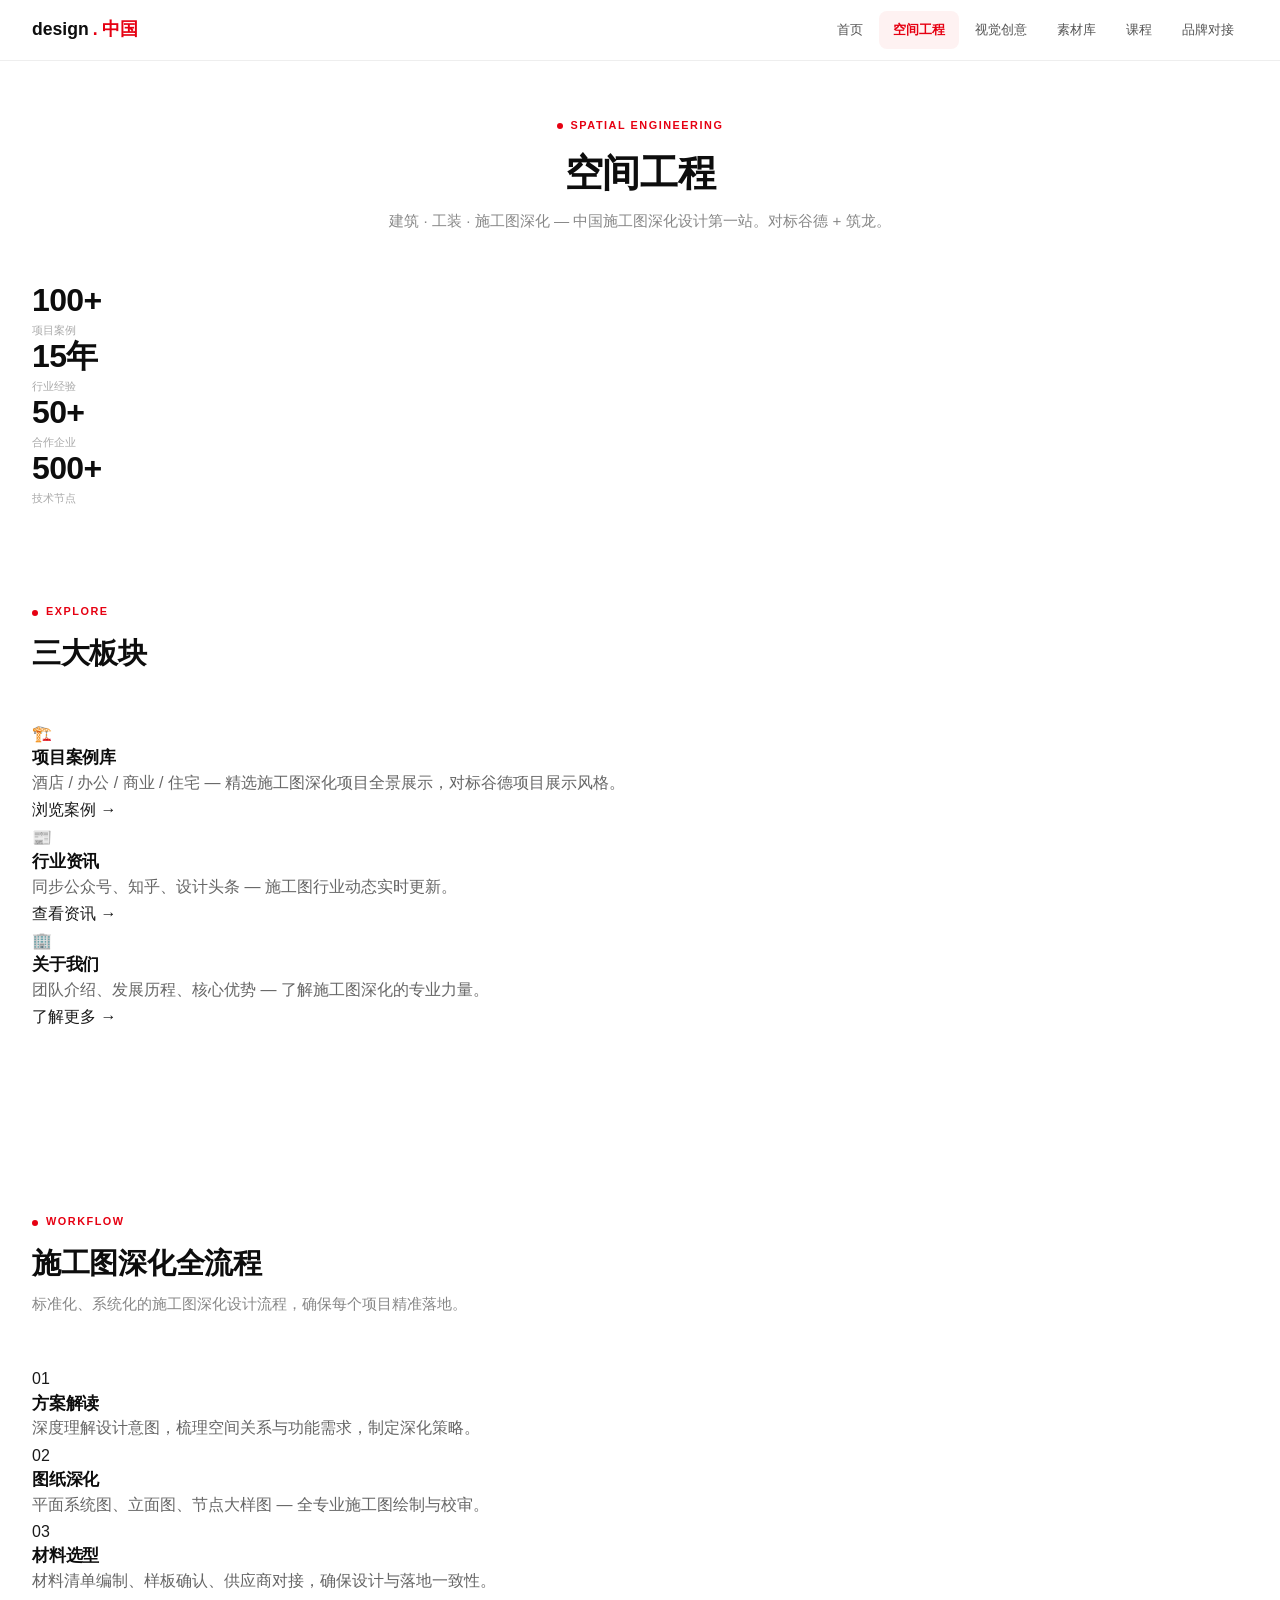
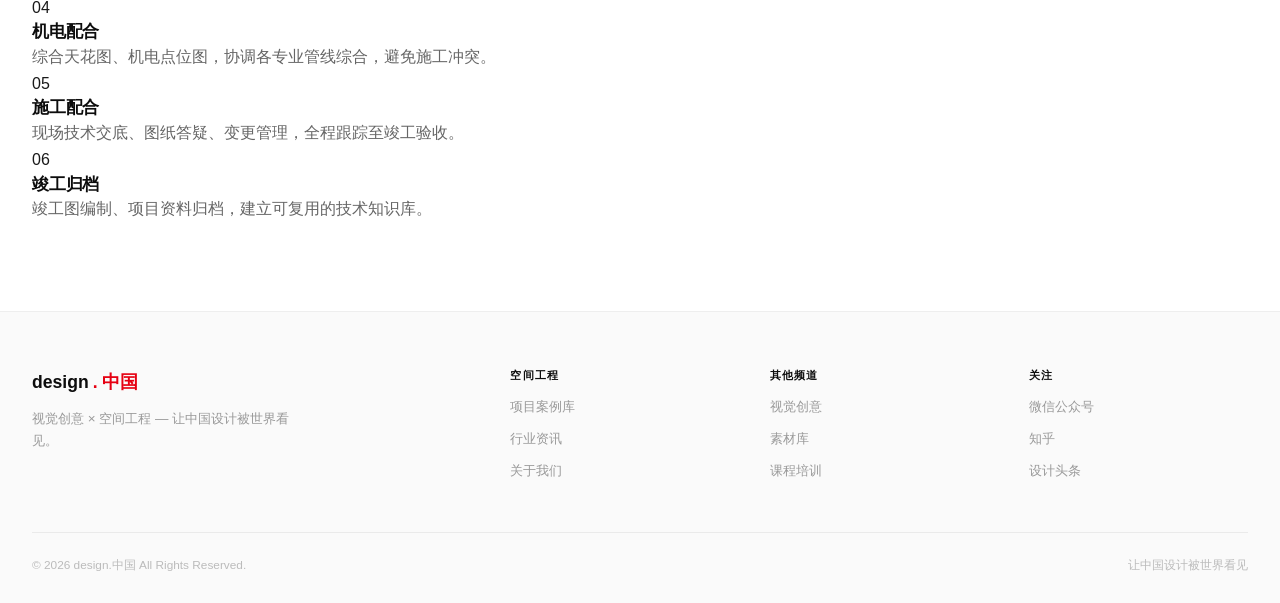
<file: spatial-engineering.html>
<!DOCTYPE html>
<html lang="zh-CN">
<head>
<meta charset="UTF-8">
<meta name="viewport" content="width=device-width, initial-scale=1.0">
<title>空间工程 — design.中国</title>
<meta name="description" content="建筑 / 工装 / 施工图深化，项目案例库、技术标准、行业资讯。对标谷德 + 筑龙。">
<link rel="stylesheet" href="assets/css/style.css">
</head>
<body>

<header class="header">
  <div class="container header-inner">
    <a href="index.html" class="logo">design<span class="logo-dot">.</span><span class="logo-cn">中国</span></a>
    <button class="menu-toggle" aria-label="菜单"><span></span><span></span><span></span></button>
    <nav class="nav">
      <a href="index.html">首页</a>
      <a href="spatial-engineering.html" class="active">空间工程</a>
      <a href="visual-creative.html">视觉创意</a>
      <a href="materials.html">素材库</a>
      <a href="courses.html">课程</a>
      <a href="brand-match.html">品牌对接</a>
    </nav>
  </div>
</header>

<!-- 页面顶部 -->
<section class="page-header">
  <div class="container">
    <span class="section-tag">Spatial Engineering</span>
    <h1>空间工程</h1>
    <p class="page-subtitle">建筑 · 工装 · 施工图深化 — 中国施工图深化设计第一站。对标谷德 + 筑龙。</p>
  </div>
</section>

<!-- 数据条 -->
<div class="container">
  <div class="stats-strip">
    <div class="stat-box"><div class="stat-num">100+</div><div class="stat-label">项目案例</div></div>
    <div class="stat-box"><div class="stat-num">15年</div><div class="stat-label">行业经验</div></div>
    <div class="stat-box"><div class="stat-num">50+</div><div class="stat-label">合作企业</div></div>
    <div class="stat-box"><div class="stat-num">500+</div><div class="stat-label">技术节点</div></div>
  </div>
</div>

<!-- 子板块入口 -->
<section class="section">
  <div class="container">
    <div class="section-header">
      <span class="section-tag">Explore</span>
      <h2>三大板块</h2>
    </div>
    <div class="bento-grid">
      <a href="spatial-engineering/cases.html" class="bento-item featured">
        <div class="bento-icon">🏗️</div>
        <h3>项目案例库</h3>
        <p>酒店 / 办公 / 商业 / 住宅 — 精选施工图深化项目全景展示，对标谷德项目展示风格。</p>
        <span class="bento-status open"><span class="dot"></span>浏览案例</span>
        <span class="bento-arrow">→</span>
      </a>
      <a href="spatial-engineering/news.html" class="bento-item">
        <div class="bento-icon">📰</div>
        <h3>行业资讯</h3>
        <p>同步公众号、知乎、设计头条 — 施工图行业动态实时更新。</p>
        <span class="bento-status open"><span class="dot"></span>查看资讯</span>
        <span class="bento-arrow">→</span>
      </a>
      <a href="spatial-engineering/about.html" class="bento-item">
        <div class="bento-icon">🏢</div>
        <h3>关于我们</h3>
        <p>团队介绍、发展历程、核心优势 — 了解施工图深化的专业力量。</p>
        <span class="bento-status open"><span class="dot"></span>了解更多</span>
        <span class="bento-arrow">→</span>
      </a>
    </div>
  </div>
</section>

<!-- 施工图深化全流程 -->
<section class="section-gray section">
  <div class="container">
    <div class="section-header">
      <span class="section-tag">Workflow</span>
      <h2>施工图深化全流程</h2>
      <p class="section-desc">标准化、系统化的施工图深化设计流程，确保每个项目精准落地。</p>
    </div>
    <div class="features-grid">
      <div class="feature-item">
        <div class="feature-num">01</div>
        <h3>方案解读</h3>
        <p>深度理解设计意图，梳理空间关系与功能需求，制定深化策略。</p>
      </div>
      <div class="feature-item">
        <div class="feature-num">02</div>
        <h3>图纸深化</h3>
        <p>平面系统图、立面图、节点大样图 — 全专业施工图绘制与校审。</p>
      </div>
      <div class="feature-item">
        <div class="feature-num">03</div>
        <h3>材料选型</h3>
        <p>材料清单编制、样板确认、供应商对接，确保设计与落地一致性。</p>
      </div>
      <div class="feature-item">
        <div class="feature-num">04</div>
        <h3>机电配合</h3>
        <p>综合天花图、机电点位图，协调各专业管线综合，避免施工冲突。</p>
      </div>
      <div class="feature-item">
        <div class="feature-num">05</div>
        <h3>施工配合</h3>
        <p>现场技术交底、图纸答疑、变更管理，全程跟踪至竣工验收。</p>
      </div>
      <div class="feature-item">
        <div class="feature-num">06</div>
        <h3>竣工归档</h3>
        <p>竣工图编制、项目资料归档，建立可复用的技术知识库。</p>
      </div>
    </div>
  </div>
</section>

<footer class="footer">
  <div class="container">
    <div class="footer-grid">
      <div class="footer-brand">
        <a href="index.html" class="logo">design<span class="logo-dot">.</span><span class="logo-cn">中国</span></a>
        <p>视觉创意 × 空间工程 — 让中国设计被世界看见。</p>
      </div>
      <div class="footer-col">
        <h4>空间工程</h4>
        <a href="spatial-engineering/cases.html">项目案例库</a>
        <a href="spatial-engineering/news.html">行业资讯</a>
        <a href="spatial-engineering/about.html">关于我们</a>
      </div>
      <div class="footer-col">
        <h4>其他频道</h4>
        <a href="visual-creative.html">视觉创意</a>
        <a href="materials.html">素材库</a>
        <a href="courses.html">课程培训</a>
      </div>
      <div class="footer-col">
        <h4>关注</h4>
        <a href="#">微信公众号</a>
        <a href="#">知乎</a>
        <a href="#">设计头条</a>
      </div>
    </div>
    <div class="footer-bottom">
      <span>&copy; 2026 design.中国 All Rights Reserved.</span>
      <span>让中国设计被世界看见</span>
    </div>
  </div>
</footer>

<script src="assets/js/main.js"></script>
</body>
</html>
</file>
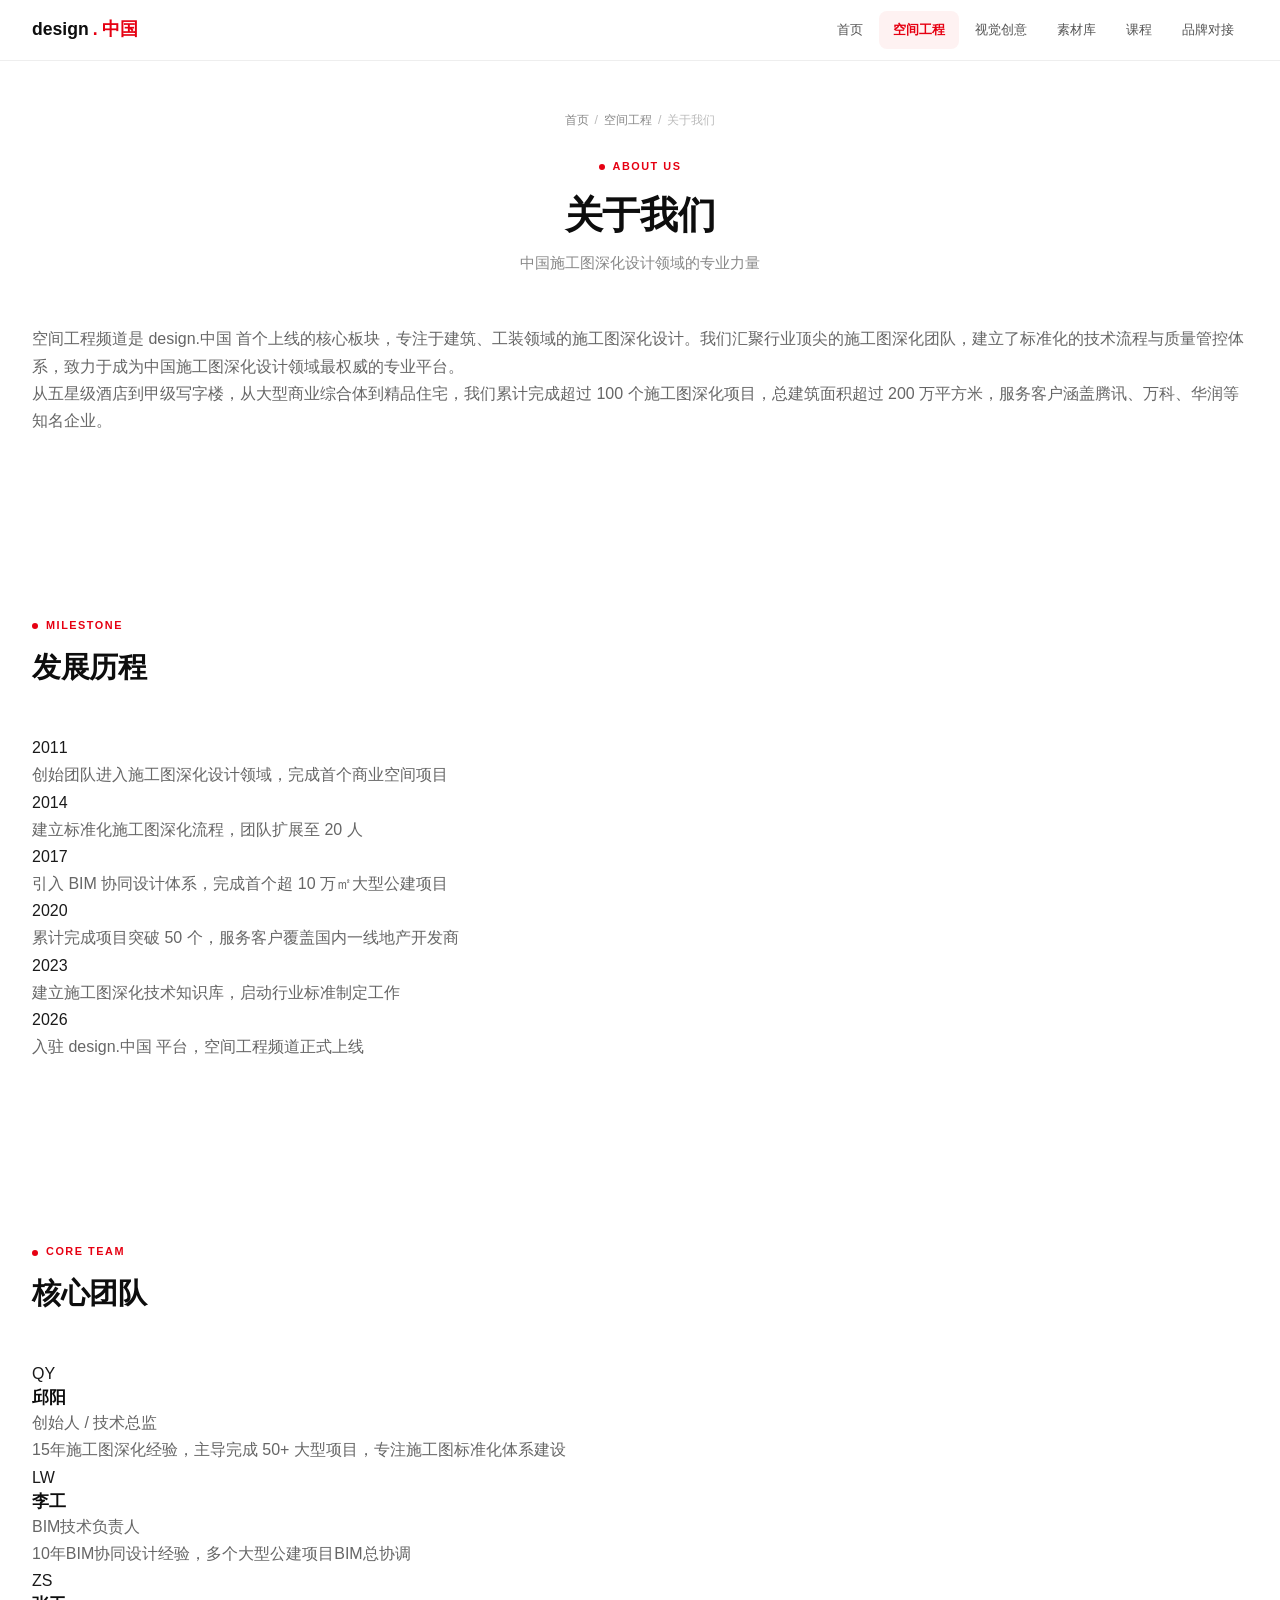
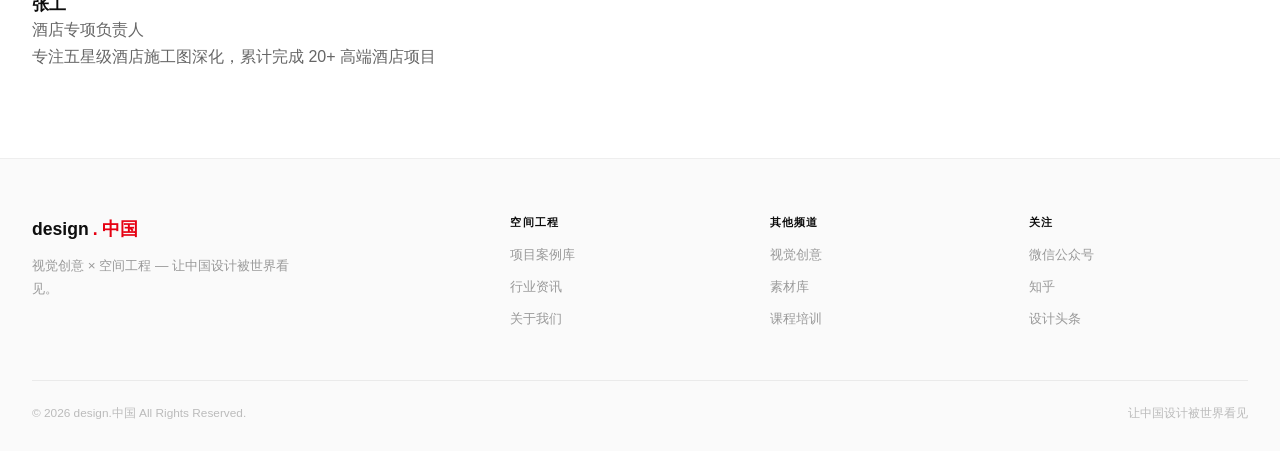
<file: spatial-engineering/about.html>
<!DOCTYPE html>
<html lang="zh-CN">
<head>
<meta charset="UTF-8">
<meta name="viewport" content="width=device-width, initial-scale=1.0">
<title>关于我们 — 空间工程 — design.中国</title>
<meta name="description" content="了解空间工程频道背后的团队、发展历程与核心优势">
<link rel="stylesheet" href="../assets/css/style.css">
</head>
<body>

<header class="header">
  <div class="container header-inner">
    <a href="../index.html" class="logo">design<span class="logo-dot">.</span><span class="logo-cn">中国</span></a>
    <button class="menu-toggle" aria-label="菜单"><span></span><span></span><span></span></button>
    <nav class="nav">
      <a href="../index.html">首页</a>
      <a href="../spatial-engineering.html" class="active">空间工程</a>
      <a href="../visual-creative.html">视觉创意</a>
      <a href="../materials.html">素材库</a>
      <a href="../courses.html">课程</a>
      <a href="../brand-match.html">品牌对接</a>
    </nav>
  </div>
</header>

<section class="page-header">
  <div class="container">
    <div class="breadcrumb">
      <a href="../index.html">首页</a> <span>/</span>
      <a href="../spatial-engineering.html">空间工程</a> <span>/</span>
      <span>关于我们</span>
    </div>
    <span class="section-tag">About Us</span>
    <h1>关于我们</h1>
    <p class="page-subtitle">中国施工图深化设计领域的专业力量</p>
  </div>
</section>

<section class="section" style="padding-top:0;">
  <div class="container">
    <div class="about-intro">
      <p>空间工程频道是 design.中国 首个上线的核心板块，专注于建筑、工装领域的施工图深化设计。我们汇聚行业顶尖的施工图深化团队，建立了标准化的技术流程与质量管控体系，致力于成为中国施工图深化设计领域最权威的专业平台。</p>
      <p>从五星级酒店到甲级写字楼，从大型商业综合体到精品住宅，我们累计完成超过 100 个施工图深化项目，总建筑面积超过 200 万平方米，服务客户涵盖腾讯、万科、华润等知名企业。</p>
    </div>
  </div>
</section>

<!-- 发展历程 -->
<section class="section-gray section">
  <div class="container">
    <div class="section-header centered">
      <span class="section-tag">Milestone</span>
      <h2>发展历程</h2>
    </div>
    <div class="timeline">
      <div class="timeline-item">
        <div class="timeline-year">2011</div>
        <div class="timeline-body"><p>创始团队进入施工图深化设计领域，完成首个商业空间项目</p></div>
      </div>
      <div class="timeline-item">
        <div class="timeline-year">2014</div>
        <div class="timeline-body"><p>建立标准化施工图深化流程，团队扩展至 20 人</p></div>
      </div>
      <div class="timeline-item">
        <div class="timeline-year">2017</div>
        <div class="timeline-body"><p>引入 BIM 协同设计体系，完成首个超 10 万㎡大型公建项目</p></div>
      </div>
      <div class="timeline-item">
        <div class="timeline-year">2020</div>
        <div class="timeline-body"><p>累计完成项目突破 50 个，服务客户覆盖国内一线地产开发商</p></div>
      </div>
      <div class="timeline-item">
        <div class="timeline-year">2023</div>
        <div class="timeline-body"><p>建立施工图深化技术知识库，启动行业标准制定工作</p></div>
      </div>
      <div class="timeline-item">
        <div class="timeline-year">2026</div>
        <div class="timeline-body"><p>入驻 design.中国 平台，空间工程频道正式上线</p></div>
      </div>
    </div>
  </div>
</section>

<!-- 核心团队 -->
<section class="section">
  <div class="container">
    <div class="section-header centered">
      <span class="section-tag">Core Team</span>
      <h2>核心团队</h2>
    </div>
    <div class="team-grid">
      <div class="team-card">
        <div class="team-avatar">QY</div>
        <h3>邱阳</h3>
        <p class="team-role">创始人 / 技术总监</p>
        <p class="team-bio">15年施工图深化经验，主导完成 50+ 大型项目，专注施工图标准化体系建设</p>
      </div>
      <div class="team-card">
        <div class="team-avatar">LW</div>
        <h3>李工</h3>
        <p class="team-role">BIM技术负责人</p>
        <p class="team-bio">10年BIM协同设计经验，多个大型公建项目BIM总协调</p>
      </div>
      <div class="team-card">
        <div class="team-avatar">ZS</div>
        <h3>张工</h3>
        <p class="team-role">酒店专项负责人</p>
        <p class="team-bio">专注五星级酒店施工图深化，累计完成 20+ 高端酒店项目</p>
      </div>
    </div>
  </div>
</section>

<footer class="footer">
  <div class="container">
    <div class="footer-grid">
      <div class="footer-brand">
        <a href="../index.html" class="logo">design<span class="logo-dot">.</span><span class="logo-cn">中国</span></a>
        <p>视觉创意 × 空间工程 — 让中国设计被世界看见。</p>
      </div>
      <div class="footer-col">
        <h4>空间工程</h4>
        <a href="cases.html">项目案例库</a>
        <a href="news.html">行业资讯</a>
        <a href="about.html">关于我们</a>
      </div>
      <div class="footer-col">
        <h4>其他频道</h4>
        <a href="../visual-creative.html">视觉创意</a>
        <a href="../materials.html">素材库</a>
        <a href="../courses.html">课程培训</a>
      </div>
      <div class="footer-col">
        <h4>关注</h4>
        <a href="#">微信公众号</a>
        <a href="#">知乎</a>
        <a href="#">设计头条</a>
      </div>
    </div>
    <div class="footer-bottom">
      <span>&copy; 2026 design.中国 All Rights Reserved.</span>
      <span>让中国设计被世界看见</span>
    </div>
  </div>
</footer>

<script src="../assets/js/main.js"></script>
</body>
</html>
</file>
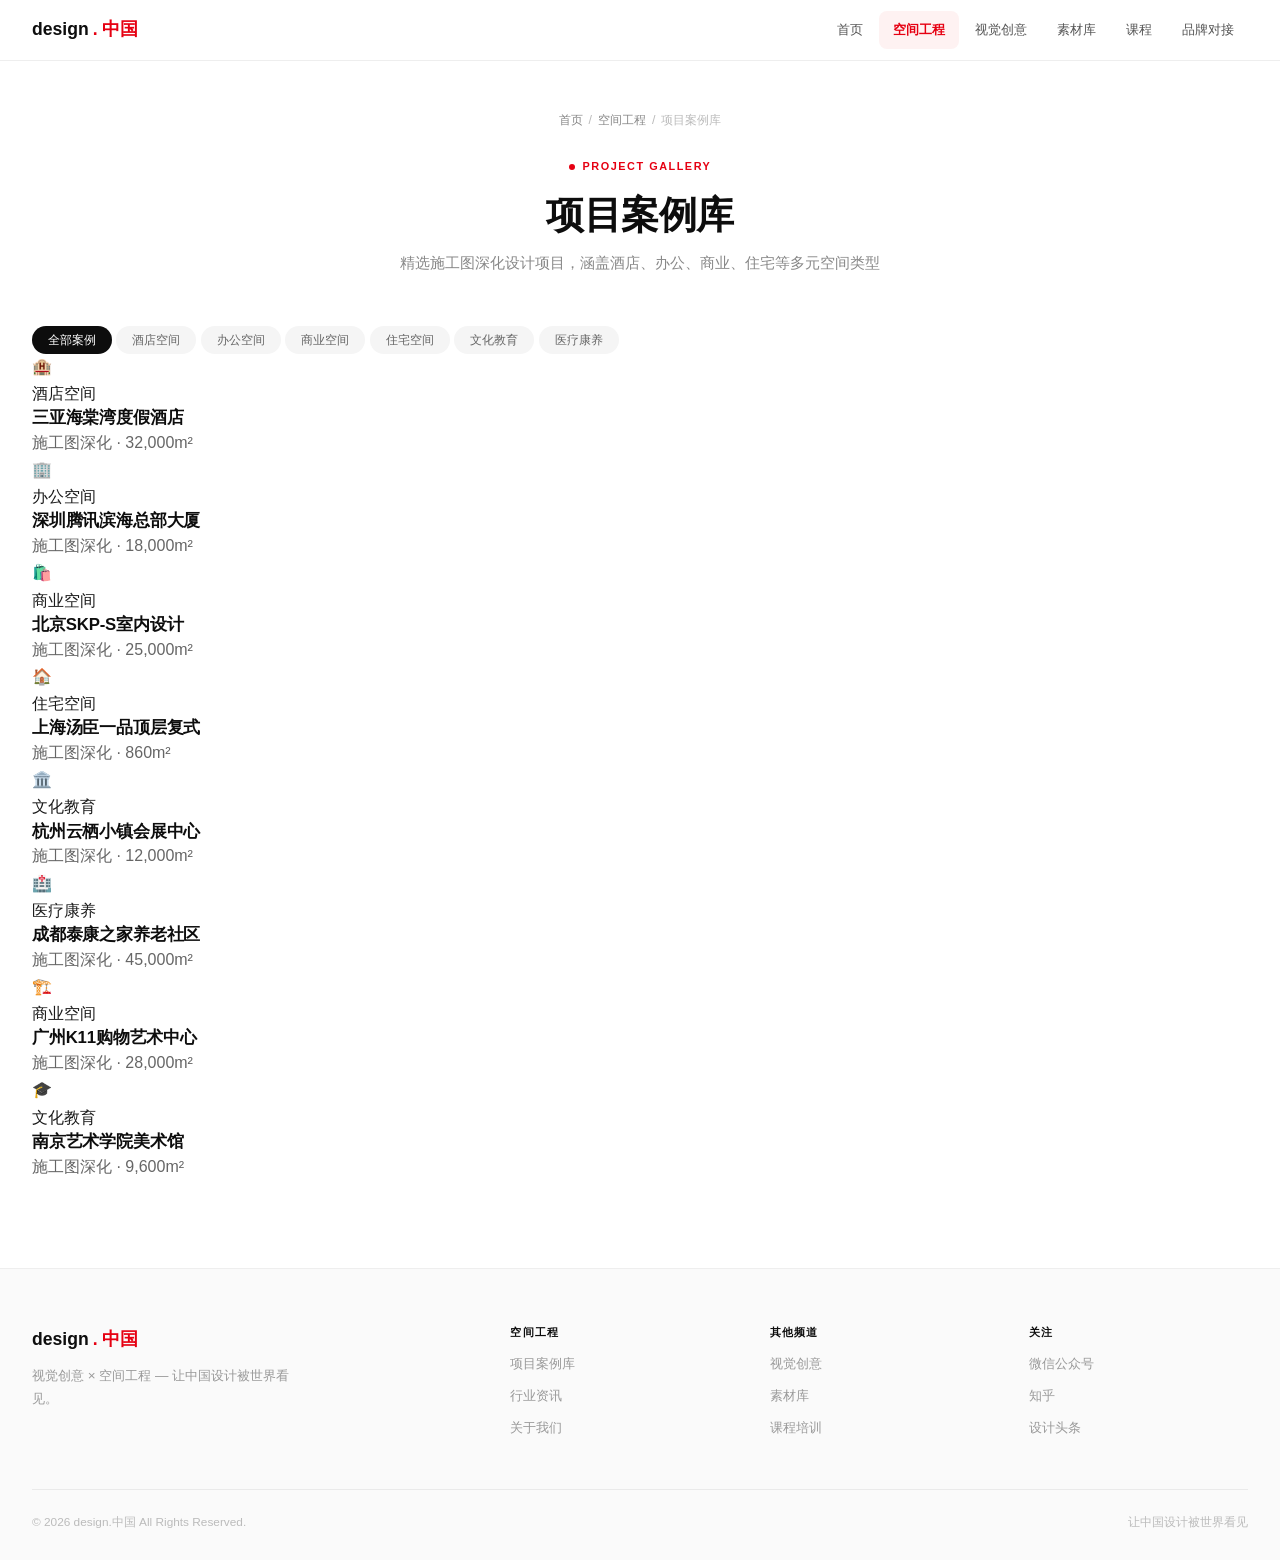
<file: spatial-engineering/cases.html>
<!DOCTYPE html>
<html lang="zh-CN">
<head>
<meta charset="UTF-8">
<meta name="viewport" content="width=device-width, initial-scale=1.0">
<title>项目案例库 — 空间工程 — design.中国</title>
<meta name="description" content="施工图深化项目案例库，涵盖酒店、办公、商业、住宅等空间类型。对标谷德。">
<link rel="stylesheet" href="../assets/css/style.css">
</head>
<body>

<header class="header">
  <div class="container header-inner">
    <a href="../index.html" class="logo">design<span class="logo-dot">.</span><span class="logo-cn">中国</span></a>
    <button class="menu-toggle" aria-label="菜单"><span></span><span></span><span></span></button>
    <nav class="nav">
      <a href="../index.html">首页</a>
      <a href="../spatial-engineering.html" class="active">空间工程</a>
      <a href="../visual-creative.html">视觉创意</a>
      <a href="../materials.html">素材库</a>
      <a href="../courses.html">课程</a>
      <a href="../brand-match.html">品牌对接</a>
    </nav>
  </div>
</header>

<section class="page-header">
  <div class="container">
    <div class="breadcrumb">
      <a href="../index.html">首页</a> <span>/</span>
      <a href="../spatial-engineering.html">空间工程</a> <span>/</span>
      <span>项目案例库</span>
    </div>
    <span class="section-tag">Project Gallery</span>
    <h1>项目案例库</h1>
    <p class="page-subtitle">精选施工图深化设计项目，涵盖酒店、办公、商业、住宅等多元空间类型</p>
  </div>
</section>

<div class="container">
  <div class="cases-filter">
    <span class="filter-tag active">全部案例</span>
    <span class="filter-tag">酒店空间</span>
    <span class="filter-tag">办公空间</span>
    <span class="filter-tag">商业空间</span>
    <span class="filter-tag">住宅空间</span>
    <span class="filter-tag">文化教育</span>
    <span class="filter-tag">医疗康养</span>
  </div>
</div>

<section class="section" style="padding-top:0;">
  <div class="container">
    <div class="cases-grid">
      <div class="case-card">
        <div class="case-card-thumb"><div class="placeholder">🏨</div></div>
        <div class="case-card-body">
          <span class="case-tag">酒店空间</span>
          <h3>三亚海棠湾度假酒店</h3>
          <p class="case-meta">施工图深化 · 32,000m²</p>
        </div>
      </div>
      <div class="case-card">
        <div class="case-card-thumb"><div class="placeholder">🏢</div></div>
        <div class="case-card-body">
          <span class="case-tag">办公空间</span>
          <h3>深圳腾讯滨海总部大厦</h3>
          <p class="case-meta">施工图深化 · 18,000m²</p>
        </div>
      </div>
      <div class="case-card">
        <div class="case-card-thumb"><div class="placeholder">🛍️</div></div>
        <div class="case-card-body">
          <span class="case-tag">商业空间</span>
          <h3>北京SKP-S室内设计</h3>
          <p class="case-meta">施工图深化 · 25,000m²</p>
        </div>
      </div>
      <div class="case-card">
        <div class="case-card-thumb"><div class="placeholder">🏠</div></div>
        <div class="case-card-body">
          <span class="case-tag">住宅空间</span>
          <h3>上海汤臣一品顶层复式</h3>
          <p class="case-meta">施工图深化 · 860m²</p>
        </div>
      </div>
      <div class="case-card">
        <div class="case-card-thumb"><div class="placeholder">🏛️</div></div>
        <div class="case-card-body">
          <span class="case-tag">文化教育</span>
          <h3>杭州云栖小镇会展中心</h3>
          <p class="case-meta">施工图深化 · 12,000m²</p>
        </div>
      </div>
      <div class="case-card">
        <div class="case-card-thumb"><div class="placeholder">🏥</div></div>
        <div class="case-card-body">
          <span class="case-tag">医疗康养</span>
          <h3>成都泰康之家养老社区</h3>
          <p class="case-meta">施工图深化 · 45,000m²</p>
        </div>
      </div>
      <div class="case-card">
        <div class="case-card-thumb"><div class="placeholder">🏗️</div></div>
        <div class="case-card-body">
          <span class="case-tag">商业空间</span>
          <h3>广州K11购物艺术中心</h3>
          <p class="case-meta">施工图深化 · 28,000m²</p>
        </div>
      </div>
      <div class="case-card">
        <div class="case-card-thumb"><div class="placeholder">🎓</div></div>
        <div class="case-card-body">
          <span class="case-tag">文化教育</span>
          <h3>南京艺术学院美术馆</h3>
          <p class="case-meta">施工图深化 · 9,600m²</p>
        </div>
      </div>
    </div>
  </div>
</section>

<footer class="footer">
  <div class="container">
    <div class="footer-grid">
      <div class="footer-brand">
        <a href="../index.html" class="logo">design<span class="logo-dot">.</span><span class="logo-cn">中国</span></a>
        <p>视觉创意 × 空间工程 — 让中国设计被世界看见。</p>
      </div>
      <div class="footer-col">
        <h4>空间工程</h4>
        <a href="cases.html">项目案例库</a>
        <a href="news.html">行业资讯</a>
        <a href="about.html">关于我们</a>
      </div>
      <div class="footer-col">
        <h4>其他频道</h4>
        <a href="../visual-creative.html">视觉创意</a>
        <a href="../materials.html">素材库</a>
        <a href="../courses.html">课程培训</a>
      </div>
      <div class="footer-col">
        <h4>关注</h4>
        <a href="#">微信公众号</a>
        <a href="#">知乎</a>
        <a href="#">设计头条</a>
      </div>
    </div>
    <div class="footer-bottom">
      <span>&copy; 2026 design.中国 All Rights Reserved.</span>
      <span>让中国设计被世界看见</span>
    </div>
  </div>
</footer>

<script src="../assets/js/main.js"></script>
</body>
</html>
</file>
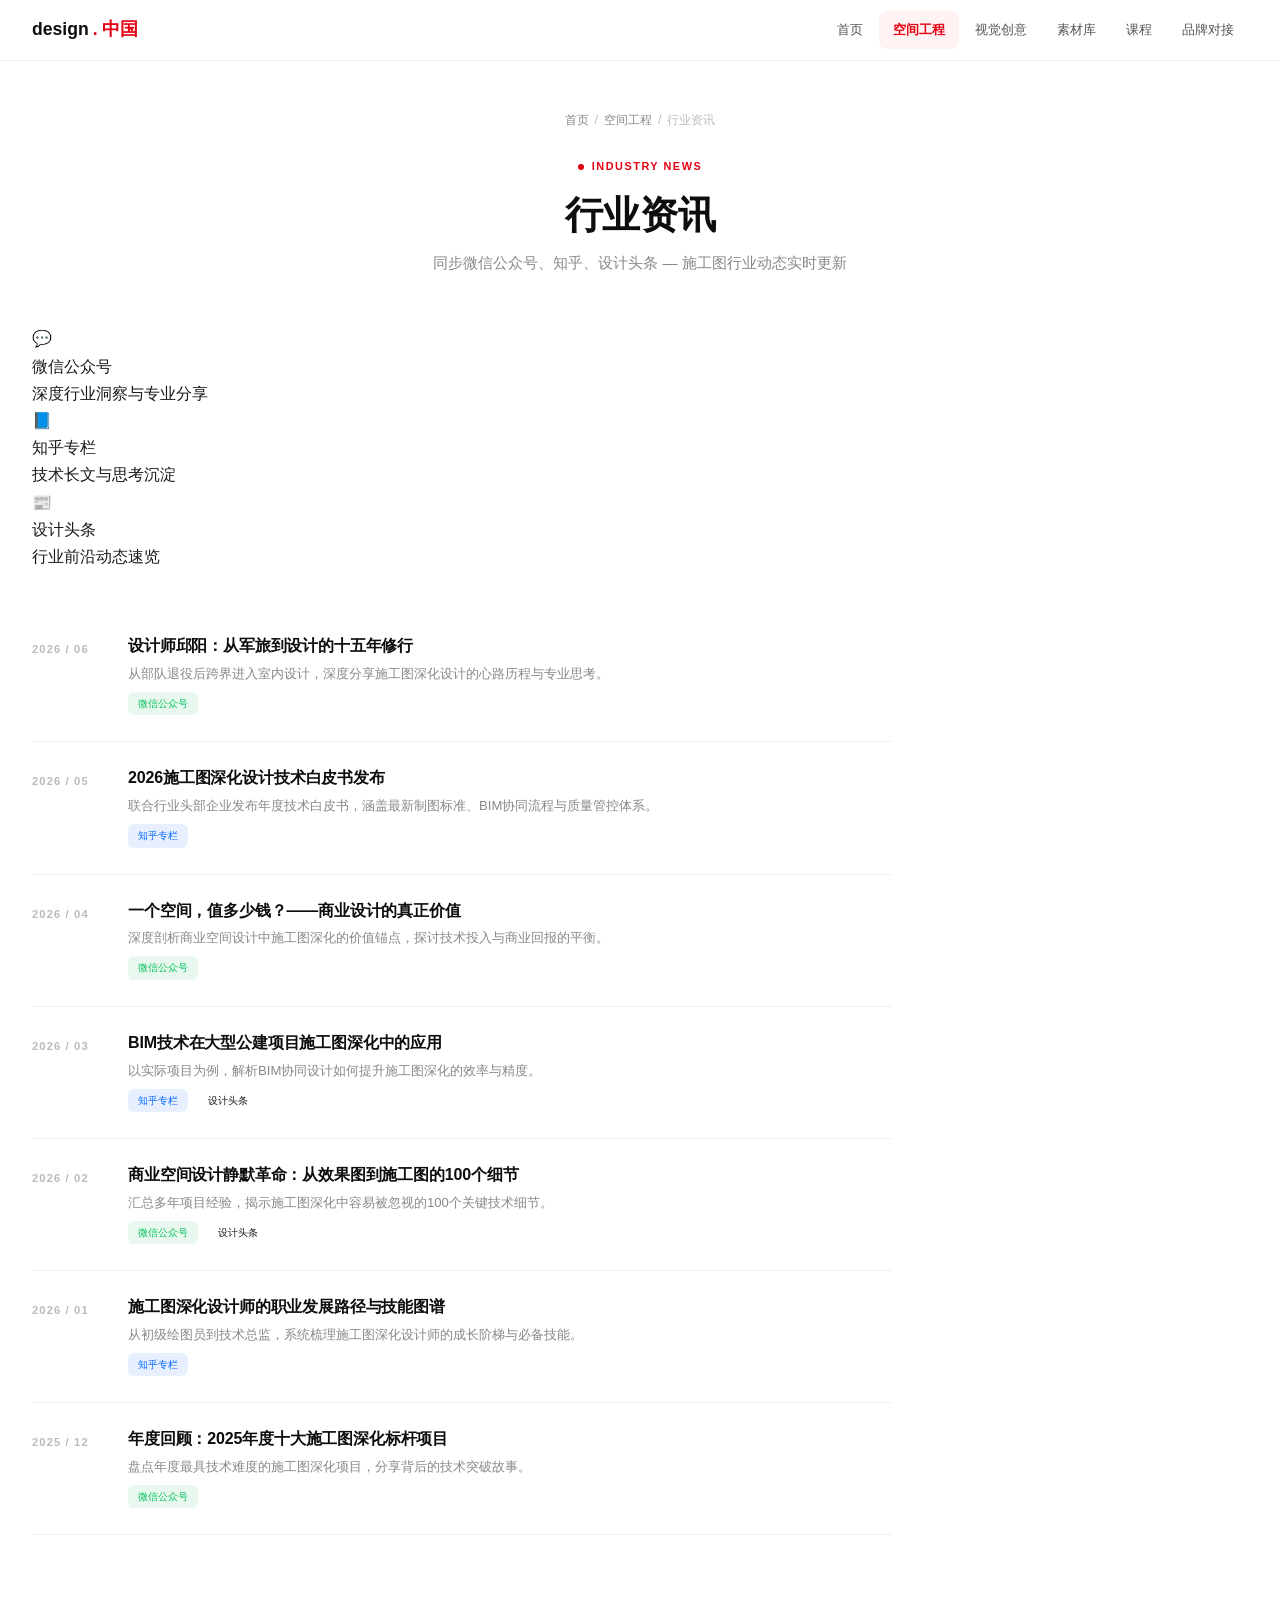
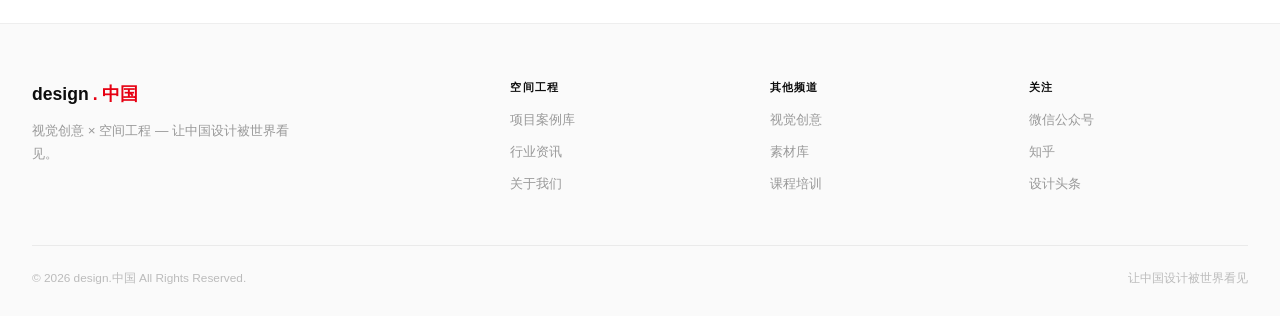
<file: spatial-engineering/news.html>
<!DOCTYPE html>
<html lang="zh-CN">
<head>
<meta charset="UTF-8">
<meta name="viewport" content="width=device-width, initial-scale=1.0">
<title>行业资讯 — 空间工程 — design.中国</title>
<meta name="description" content="施工图深化设计行业资讯，同步微信公众号、知乎、设计头条最新内容">
<link rel="stylesheet" href="../assets/css/style.css">
</head>
<body>

<header class="header">
  <div class="container header-inner">
    <a href="../index.html" class="logo">design<span class="logo-dot">.</span><span class="logo-cn">中国</span></a>
    <button class="menu-toggle" aria-label="菜单"><span></span><span></span><span></span></button>
    <nav class="nav">
      <a href="../index.html">首页</a>
      <a href="../spatial-engineering.html" class="active">空间工程</a>
      <a href="../visual-creative.html">视觉创意</a>
      <a href="../materials.html">素材库</a>
      <a href="../courses.html">课程</a>
      <a href="../brand-match.html">品牌对接</a>
    </nav>
  </div>
</header>

<section class="page-header">
  <div class="container">
    <div class="breadcrumb">
      <a href="../index.html">首页</a> <span>/</span>
      <a href="../spatial-engineering.html">空间工程</a> <span>/</span>
      <span>行业资讯</span>
    </div>
    <span class="section-tag">Industry News</span>
    <h1>行业资讯</h1>
    <p class="page-subtitle">同步微信公众号、知乎、设计头条 — 施工图行业动态实时更新</p>
  </div>
</section>

<!-- 平台来源卡片 -->
<div class="container">
  <div class="platform-cards" style="margin-bottom:40px;">
    <a href="#" class="platform-card">
      <span class="platform-icon">💬</span>
      <div class="platform-info">
        <div class="plat-name">微信公众号</div>
        <div class="plat-desc">深度行业洞察与专业分享</div>
      </div>
    </a>
    <a href="#" class="platform-card">
      <span class="platform-icon">📘</span>
      <div class="platform-info">
        <div class="plat-name">知乎专栏</div>
        <div class="plat-desc">技术长文与思考沉淀</div>
      </div>
    </a>
    <a href="#" class="platform-card">
      <span class="platform-icon">📰</span>
      <div class="platform-info">
        <div class="plat-name">设计头条</div>
        <div class="plat-desc">行业前沿动态速览</div>
      </div>
    </a>
  </div>
</div>

<!-- 资讯列表（对标谷德新闻列表风格） -->
<section class="section" style="padding-top:0;">
  <div class="container">
    <div class="news-list">
      <div class="news-item">
        <span class="news-date">2026 / 06</span>
        <div class="news-body">
          <h3>设计师邱阳：从军旅到设计的十五年修行</h3>
          <p>从部队退役后跨界进入室内设计，深度分享施工图深化设计的心路历程与专业思考。</p>
          <span class="news-source wx">微信公众号</span>
        </div>
      </div>
      <div class="news-item">
        <span class="news-date">2026 / 05</span>
        <div class="news-body">
          <h3>2026施工图深化设计技术白皮书发布</h3>
          <p>联合行业头部企业发布年度技术白皮书，涵盖最新制图标准、BIM协同流程与质量管控体系。</p>
          <span class="news-source zh">知乎专栏</span>
        </div>
      </div>
      <div class="news-item">
        <span class="news-date">2026 / 04</span>
        <div class="news-body">
          <h3>一个空间，值多少钱？——商业设计的真正价值</h3>
          <p>深度剖析商业空间设计中施工图深化的价值锚点，探讨技术投入与商业回报的平衡。</p>
          <span class="news-source wx">微信公众号</span>
        </div>
      </div>
      <div class="news-item">
        <span class="news-date">2026 / 03</span>
        <div class="news-body">
          <h3>BIM技术在大型公建项目施工图深化中的应用</h3>
          <p>以实际项目为例，解析BIM协同设计如何提升施工图深化的效率与精度。</p>
          <span class="news-source zh">知乎专栏</span> <span class="news-source tt" style="margin-left:6px;">设计头条</span>
        </div>
      </div>
      <div class="news-item">
        <span class="news-date">2026 / 02</span>
        <div class="news-body">
          <h3>商业空间设计静默革命：从效果图到施工图的100个细节</h3>
          <p>汇总多年项目经验，揭示施工图深化中容易被忽视的100个关键技术细节。</p>
          <span class="news-source wx">微信公众号</span> <span class="news-source tt" style="margin-left:6px;">设计头条</span>
        </div>
      </div>
      <div class="news-item">
        <span class="news-date">2026 / 01</span>
        <div class="news-body">
          <h3>施工图深化设计师的职业发展路径与技能图谱</h3>
          <p>从初级绘图员到技术总监，系统梳理施工图深化设计师的成长阶梯与必备技能。</p>
          <span class="news-source zh">知乎专栏</span>
        </div>
      </div>
      <div class="news-item">
        <span class="news-date">2025 / 12</span>
        <div class="news-body">
          <h3>年度回顾：2025年度十大施工图深化标杆项目</h3>
          <p>盘点年度最具技术难度的施工图深化项目，分享背后的技术突破故事。</p>
          <span class="news-source wx">微信公众号</span>
        </div>
      </div>
    </div>
  </div>
</section>

<footer class="footer">
  <div class="container">
    <div class="footer-grid">
      <div class="footer-brand">
        <a href="../index.html" class="logo">design<span class="logo-dot">.</span><span class="logo-cn">中国</span></a>
        <p>视觉创意 × 空间工程 — 让中国设计被世界看见。</p>
      </div>
      <div class="footer-col">
        <h4>空间工程</h4>
        <a href="cases.html">项目案例库</a>
        <a href="news.html">行业资讯</a>
        <a href="about.html">关于我们</a>
      </div>
      <div class="footer-col">
        <h4>其他频道</h4>
        <a href="../visual-creative.html">视觉创意</a>
        <a href="../materials.html">素材库</a>
        <a href="../courses.html">课程培训</a>
      </div>
      <div class="footer-col">
        <h4>关注</h4>
        <a href="#">微信公众号</a>
        <a href="#">知乎</a>
        <a href="#">设计头条</a>
      </div>
    </div>
    <div class="footer-bottom">
      <span>&copy; 2026 design.中国 All Rights Reserved.</span>
      <span>让中国设计被世界看见</span>
    </div>
  </div>
</footer>

<script src="../assets/js/main.js"></script>
</body>
</html>
</file>
<file: assets/css/style.css>
/* ===== design.中国 平台级样式 ===== */

*,*::before,*::after{margin:0;padding:0;box-sizing:border-box}
html{scroll-behavior:smooth;font-size:16px}
body{
  font-family:-apple-system,BlinkMacSystemFont,"Segoe UI","PingFang SC","Hiragino Sans GB","Microsoft YaHei","Helvetica Neue",Arial,sans-serif;
  background:#fff;color:#1a1a1a;line-height:1.7;
  -webkit-font-smoothing:antialiased
}
a{color:inherit;text-decoration:none}
img{max-width:100%;display:block}
ul,ol{list-style:none}
input,textarea,select,button{font-family:inherit;font-size:inherit}
::-webkit-scrollbar{width:6px}
::-webkit-scrollbar-track{background:#f5f5f5}
::-webkit-scrollbar-thumb{background:#d0d0d0;border-radius:3px}

.container{max-width:1280px;margin:0 auto;padding:0 32px}

/* ===== Typography ===== */
h1,h2,h3,h4{font-weight:600;letter-spacing:-0.01em;line-height:1.3;color:#0d0d0d}
h1{font-size:clamp(2rem,4vw,2.6rem)}
h2{font-size:clamp(1.4rem,2.5vw,1.8rem)}
h3{font-size:1.05rem}
p{color:#666}
.text-sm{font-size:.84rem}
.text-xs{font-size:.74rem}
.text-muted{color:#999}
.fw-500{font-weight:500}
.fw-600{font-weight:600}
.fw-700{font-weight:700}

/* ===== Header ===== */
.header{
  position:fixed;top:0;left:0;right:0;z-index:1000;
  background:rgba(255,255,255,.94);
  backdrop-filter:saturate(180%) blur(20px);
  -webkit-backdrop-filter:saturate(180%) blur(20px);
  border-bottom:1px solid #eee;transition:all .3s
}
.header.home-header{border-bottom-color:transparent;background:rgba(255,255,255,.6)}
.header-inner{display:flex;align-items:center;justify-content:space-between;height:60px}
.logo{display:flex;align-items:center;gap:5px;font-size:1.1rem;font-weight:700;color:#0d0d0d;cursor:pointer}
.logo-dot{color:#e60012;font-weight:800;margin:0 -1px}
.logo-cn{color:#e60012}
.nav{display:flex;align-items:center;gap:2px}
.nav a,.nav .nav-link{
  padding:7px 14px;height:38px;font-size:.82rem;font-weight:500;color:#555;
  border-radius:8px;transition:all .2s;display:flex;align-items:center;
  cursor:pointer;background:none;border:none
}
.nav a:hover,.nav .nav-link:hover{color:#0d0d0d;background:#f5f5f5}
.nav a.active,.nav .nav-link.active{color:#e60012;background:#fef2f2;font-weight:600}
.nav-badge{font-size:.6rem;padding:1px 7px;border-radius:4px;margin-left:6px;font-weight:600}
.nav-badge.live{background:#fef2f2;color:#e60012}
.nav-badge.soon{background:#f0f0f0;color:#aaa}
.menu-toggle{display:none;flex-direction:column;gap:4px;background:none;border:none;cursor:pointer;padding:8px}
.menu-toggle span{display:block;width:20px;height:2px;background:#0d0d0d;border-radius:1px;transition:.2s}

/* ===== 用户登录 ===== */
.user-entry{display:flex;align-items:center;gap:10px;margin-left:12px;flex-shrink:0}
.btn-login{
  padding:8px 20px;font-size:.8rem;font-weight:600;color:#e60012;
  border:1.5px solid #e60012;border-radius:22px;background:transparent;
  cursor:pointer;transition:all .2s;white-space:nowrap
}
.btn-login:hover{background:#e60012;color:#fff}
.user-avatar-wrap{position:relative;cursor:pointer}
.user-avatar{
  width:36px;height:36px;border-radius:50%;background:linear-gradient(135deg,#e60012,#ff4d4f);
  color:#fff;display:flex;align-items:center;justify-content:center;
  font-size:.82rem;font-weight:700;border:2px solid #f0f0f0;transition:all .2s
}
.user-avatar-wrap:hover .user-avatar{border-color:#e60012;box-shadow:0 0 0 3px rgba(230,0,18,.1)}
.user-dropdown{
  position:absolute;top:48px;right:0;background:#fff;border-radius:12px;
  box-shadow:0 8px 40px rgba(0,0,0,.12);border:1px solid #eee;
  min-width:200px;padding:8px;z-index:1100;animation:slideDown .2s ease
}
.user-dropdown .ud-item{
  display:flex;align-items:center;gap:10px;padding:10px 14px;font-size:.82rem;
  color:#444;border-radius:8px;cursor:pointer;transition:all .15s;border:none;background:none;width:100%
}
.user-dropdown .ud-item:hover{background:#f5f5f5;color:#0d0d0d}
.user-dropdown .ud-divider{height:1px;background:#f0f0f0;margin:4px 0}
.user-dropdown .ud-item.logout{color:#e60012}
.user-dropdown .ud-item.logout:hover{background:#fef2f2}
.ud-badge{padding:2px 8px;background:#fef2f2;color:#e60012;font-size:.64rem;border-radius:4px;font-weight:600;margin-left:auto}

/* ===== 登录弹窗 ===== */
.auth-modal{position:fixed;inset:0;background:rgba(0,0,0,.45);z-index:2500;display:flex;align-items:center;justify-content:center;padding:24px;animation:fadeIn .2s}
.auth-modal .auth-card{
  background:#fff;border-radius:20px;width:100%;max-width:420px;
  padding:36px;position:relative;animation:slideDown .25s ease
}
.auth-modal .auth-close{position:absolute;right:16px;top:16px;width:32px;height:32px;border-radius:50%;background:#f5f5f5;border:none;cursor:pointer;font-size:1rem;color:#999;display:flex;align-items:center;justify-content:center;transition:all .2s}
.auth-modal .auth-close:hover{background:#eee;color:#0d0d0d}
.auth-title{font-size:1.4rem;font-weight:700;margin-bottom:6px;text-align:center}
.auth-subtitle{font-size:.82rem;color:#999;text-align:center;margin-bottom:28px}
.auth-tabs{display:flex;text-align:center;margin-bottom:24px;border-radius:10px;background:#f5f5f5;padding:4px}
.auth-tab{flex:1;padding:8px;font-size:.84rem;font-weight:600;color:#888;cursor:pointer;border:none;background:none;border-radius:8px;transition:all .2s}
.auth-tab.active{background:#fff;color:#0d0d0d;box-shadow:0 1px 4px rgba(0,0,0,.06)}
.phone-input-wrap{display:flex;gap:12px;align-items:center}
.phone-input-wrap input{flex:1}
.btn-sms{
  padding:12px 16px;font-size:.78rem;font-weight:600;color:#e60012;
  background:#fef2f2;border:none;border-radius:10px;cursor:pointer;
  white-space:nowrap;transition:all .2s
}
.btn-sms:hover{background:#fde8e8}
.btn-sms:disabled{opacity:.5;cursor:not-allowed}
.auth-extra{display:flex;align-items:center;gap:8px;padding:12px 0}
.auth-extra label{font-size:.8rem;color:#666;cursor:pointer;display:flex;align-items:center;gap:6px}
.wechat-icon{display:inline-block;width:18px;height:18px;background:#07c160;border-radius:4px;color:#fff;font-size:.7rem;text-align:center;line-height:18px}
.auth-agree{font-size:.7rem;color:#bbb;text-align:center;margin-top:16px;line-height:1.6}
.auth-agree a{color:#e60012;text-decoration:underline}

/* ===== 首页极简 Hero (Google/Baidu 风格) ===== */
.home-minimal{
  min-height:100vh;display:flex;flex-direction:column;align-items:center;
  justify-content:center;text-align:center;padding:0 24px;
  padding-top:60px
}
.home-minimal .hm-logo{
  font-size:clamp(2rem,5vw,3.6rem);font-weight:800;letter-spacing:-.03em;
  color:#0d0d0d;line-height:1;margin-bottom:48px;display:flex;align-items:center;gap:4px
}
.home-minimal .hm-logo .hm-dot{color:#e60012;margin:0 -2px}
.home-minimal .hm-logo .hm-cn{color:#e60012}
.home-minimal .hm-tagline{font-size:.88rem;color:#aaa;margin-bottom:48px;letter-spacing:.04em;font-weight:400}
.hm-search-wrap{width:100%;max-width:640px;position:relative;margin-bottom:32px}
.hm-search{
  width:100%;padding:16px 24px 16px 56px;border:1.5px solid #e0e0e0;
  border-radius:28px;font-size:1.05rem;outline:none;background:#fff;
  transition:all .25s;box-shadow:0 1px 6px rgba(0,0,0,.04)
}
.hm-search:hover{border-color:#d0d0d0;box-shadow:0 2px 12px rgba(0,0,0,.06)}
.hm-search:focus{border-color:#e60012;box-shadow:0 2px 20px rgba(230,0,18,.08)}
.hm-search-icon{position:absolute;left:20px;top:50%;transform:translateY(-50%);font-size:1.2rem;color:#bbb;pointer-events:none}
.hm-search-btn{position:absolute;right:8px;top:50%;transform:translateY(-50%);padding:10px 22px;background:#e60012;color:#fff;border:none;border-radius:22px;font-size:.84rem;font-weight:600;cursor:pointer;transition:all .2s}
.hm-search-btn:hover{background:#cc0010}
.hm-links{display:flex;gap:6px;flex-wrap:wrap;justify-content:center}
.hm-link{
  padding:8px 18px;font-size:.82rem;color:#666;background:#f5f5f5;
  border-radius:8px;cursor:pointer;transition:all .2s;font-weight:500;border:none
}
.hm-link:hover{background:#eee;color:#0d0d0d}
.hm-link.hot{background:#fef2f2;color:#e60012}
.hm-link.hot:hover{background:#fde8e8}

/* ===== Buttons ===== */
.btn{display:inline-flex;align-items:center;gap:8px;padding:11px 26px;font-size:.84rem;font-weight:600;border-radius:10px;cursor:pointer;border:none;transition:all .25s}
.btn-primary{background:#e60012;color:#fff}
.btn-primary:hover{background:#cc0010;transform:translateY(-1px);box-shadow:0 4px 16px rgba(230,0,18,.2)}
.btn-dark{background:#0d0d0d;color:#fff}
.btn-dark:hover{background:#333;transform:translateY(-1px);box-shadow:0 4px 16px rgba(0,0,0,.12)}
.btn-outline{background:#fff;color:#0d0d0d;border:1.5px solid #e0e0e0}
.btn-outline:hover{border-color:#0d0d0d}
.btn-ghost{background:transparent;color:#666}
.btn-ghost:hover{color:#0d0d0d;background:#f5f5f5}
.btn-sm{padding:8px 16px;font-size:.78rem;border-radius:8px}
.btn-lg{padding:14px 32px;font-size:.92rem}
.btn-block{width:100%;justify-content:center}
.btn:disabled{opacity:.5;cursor:not-allowed;transform:none!important}

/* ===== Section ===== */
.section{padding:88px 0}
.section-top{padding-top:88px}
.section-sm{padding:56px 0}
.section-header{margin-bottom:48px}
.section-header.center{text-align:center}
.section-header.center .section-desc{margin:0 auto}
.section-tag{display:inline-block;font-size:.68rem;font-weight:600;letter-spacing:.14em;text-transform:uppercase;color:#e60012;margin-bottom:14px}
.section-tag::before{content:'';display:inline-block;width:6px;height:6px;border-radius:50%;background:#e60012;margin-right:8px;vertical-align:middle}
.section-desc{color:#888;font-size:.92rem;max-width:520px;margin-top:10px;line-height:1.7}
.bg-light{background:#fafafa;border-top:1px solid #f0f0f0;border-bottom:1px solid #f0f0f0}

/* ===== Stat Bar ===== */
.stat-bar{display:grid;grid-template-columns:repeat(4,1fr);background:#fafafa;border-radius:16px;overflow:hidden;border:1px solid #f0f0f0}
.stat-item{padding:32px 16px;text-align:center}
.stat-item+.stat-item{border-left:1px solid #f0f0f0}
.stat-num{font-size:2rem;font-weight:700;color:#0d0d0d;letter-spacing:-.02em;line-height:1}
.stat-unit{font-size:1rem;font-weight:500;color:#999}
.stat-label{font-size:.7rem;color:#aaa;margin-top:5px;font-weight:500}

/* ===== Page Header ===== */
.page-header{padding:110px 0 50px;text-align:center}
.page-header h1{font-size:clamp(1.8rem,3.5vw,2.4rem);margin-bottom:10px}
.page-header .page-subtitle{font-size:.95rem;color:#888;max-width:520px;margin:0 auto}
.breadcrumb{display:flex;gap:6px;font-size:.78rem;color:#bbb;margin-bottom:20px;align-items:center;justify-content:center}
.breadcrumb a,.breadcrumb span.clickable{color:#888;cursor:pointer;transition:color .2s}
.breadcrumb a:hover,.breadcrumb span.clickable:hover{color:#0d0d0d}
.breadcrumb span.sep{color:#ddd}

/* ===== 频道卡片 Grid ===== */
.channel-grid{display:grid;grid-template-columns:repeat(3,1fr);gap:20px}
.channel-card{
  background:#fafafa;border-radius:16px;padding:34px 28px;
  border:1px solid #f0f0f0;cursor:pointer;
  transition:all .35s cubic-bezier(.25,.8,.25,1.2);
  position:relative;overflow:hidden
}
.channel-card:hover{background:#fff;box-shadow:0 8px 30px rgba(0,0,0,.06);border-color:#e0e0e0;transform:translateY(-3px)}
.channel-card.featured{grid-column:span 2;background:#0d0d0d;border-color:#0d0d0d}
.channel-card.featured h3,.channel-card.featured .ch-icon{color:#fff}
.channel-card.featured p{color:#aaa}
.channel-card.featured:hover{background:#1a1a1a}
.ch-icon{font-size:2rem;margin-bottom:18px;line-height:1}
.channel-card h3{font-size:1.08rem;font-weight:600;margin-bottom:6px}
.channel-card p{font-size:.84rem;color:#888;line-height:1.6;max-width:300px}
.ch-status{display:inline-flex;align-items:center;gap:6px;margin-top:14px;font-size:.74rem;font-weight:500}
.ch-status.live{color:#e60012}
.ch-status.live .dot{background:#e60012}
.ch-status.soon{color:#bbb}
.ch-status.soon .dot{background:#ddd}
.ch-status .dot{width:5px;height:5px;border-radius:50%}
.ch-arrow{position:absolute;right:28px;top:50%;transform:translateY(-50%);width:34px;height:34px;border-radius:50%;background:rgba(0,0,0,.04);display:flex;align-items:center;justify-content:center;font-size:.9rem;color:#bbb;transition:all .3s}
.channel-card:hover .ch-arrow{background:#e60012;color:#fff}
.channel-card.featured .ch-arrow{background:rgba(255,255,255,.1);color:#fff}
.channel-card.featured:hover .ch-arrow{background:#e60012}

/* ===== 作品卡片 ===== */
.works-filter{display:flex;gap:10px;margin-bottom:36px;flex-wrap:wrap;align-items:center}
.filter-tag{padding:7px 16px;font-size:.78rem;font-weight:500;border-radius:100px;cursor:pointer;color:#666;background:#f5f5f5;border:none;transition:all .2s}
.filter-tag:hover{background:#eaeaea;color:#0d0d0d}
.filter-tag.active{background:#0d0d0d;color:#fff}
.filter-search{flex:1;min-width:200px;padding:8px 16px;border:1.5px solid #e8e8e8;border-radius:10px;font-size:.84rem;outline:none;transition:border-color .2s}
.filter-search:focus{border-color:#0d0d0d}

.works-grid{display:grid;grid-template-columns:repeat(4,1fr);gap:18px}
.work-card{border-radius:12px;overflow:hidden;background:#fafafa;border:1px solid #f0f0f0;transition:all .3s;cursor:pointer}
.work-card:hover{box-shadow:0 8px 28px rgba(0,0,0,.06);border-color:#e0e0e0;transform:translateY(-3px)}
.work-thumb{aspect-ratio:4/3;overflow:hidden;position:relative;background:linear-gradient(135deg,#f0f0f0,#e5e5e5);display:flex;align-items:center;justify-content:center;font-size:2.6rem}
.work-thumb img{width:100%;height:100%;object-fit:cover}
.work-overlay{position:absolute;inset:0;background:rgba(0,0,0,.45);display:flex;align-items:center;justify-content:center;opacity:0;transition:opacity .3s}
.work-card:hover .work-overlay{opacity:1}
.work-overlay .btn{padding:9px 20px}
.work-body{padding:14px 16px 18px}
.work-cat{display:inline-block;font-size:.64rem;font-weight:600;padding:2px 8px;border-radius:5px;margin-bottom:8px}
.work-cat.architecture{color:#e60012;background:#fef2f2}
.work-cat.interior{color:#2563eb;background:#e8f0ff}
.work-cat.landscape{color:#059669;background:#ecfdf5}
.work-cat.product{color:#d97706;background:#fffbeb}
.work-cat.graphic{color:#7c3aed;background:#f5f3ff}
.work-body h3{font-size:.9rem;margin-bottom:4px;line-height:1.3}
.work-meta{font-size:.74rem;color:#aaa;display:flex;justify-content:space-between;align-items:center}
.work-likes{display:flex;align-items:center;gap:4px;font-size:.72rem;color:#aaa;cursor:pointer;transition:color .2s}
.work-likes:hover,.work-likes.liked{color:#e60012}

/* 上传按钮 */
.upload-card{border:2px dashed #e0e0e0;background:#fafafa;display:flex;flex-direction:column;align-items:center;justify-content:center;aspect-ratio:1;cursor:pointer;transition:all .3s;border-radius:12px}
.upload-card:hover{border-color:#e60012;background:#fef2f2}
.upload-card .plus{font-size:2.4rem;color:#ccc;transition:color .3s;font-weight:300;line-height:1}
.upload-card:hover .plus{color:#e60012}
.upload-card span{font-size:.8rem;color:#aaa;margin-top:8px}

/* 作品详情弹窗 */
.modal-overlay{position:fixed;inset:0;background:rgba(0,0,0,.5);z-index:2000;display:flex;align-items:center;justify-content:center;padding:24px;animation:fadeIn .2s}
.modal{background:#fff;border-radius:16px;width:100%;max-width:760px;max-height:85vh;overflow-y:auto;position:relative}
.modal-close{position:absolute;right:16px;top:16px;width:36px;height:36px;border-radius:50%;background:#f5f5f5;border:none;cursor:pointer;font-size:1.2rem;display:flex;align-items:center;justify-content:center;z-index:1;transition:all .2s}
.modal-close:hover{background:#eee}
.modal-img{width:100%;aspect-ratio:16/10;background:#f0f0f0;display:flex;align-items:center;justify-content:center;font-size:5rem}
.modal-body{padding:32px}
.modal-body h3{font-size:1.3rem;margin-bottom:8px}
.modal-body .work-cat{margin-bottom:16px}
.modal-body p{font-size:.9rem;color:#777;line-height:1.8;margin-bottom:20px}
.modal-meta{display:flex;gap:24px;font-size:.8rem;color:#aaa;margin-bottom:20px}
.modal-meta span{display:flex;align-items:center;gap:6px}
@keyframes fadeIn{from{opacity:0}to{opacity:1}}

/* ===== 服务交易卡片 ===== */
.service-grid{display:grid;grid-template-columns:repeat(3,1fr);gap:20px}
.service-card{padding:28px;background:#fafafa;border-radius:14px;border:1px solid #f0f0f0;transition:all .3s;cursor:pointer}
.service-card:hover{box-shadow:0 6px 24px rgba(0,0,0,.04);border-color:#ddd}
.service-card h3{font-size:1rem;margin:12px 0 6px}
.service-card p{font-size:.84rem;color:#888;line-height:1.6;margin-bottom:14px;display:-webkit-box;-webkit-line-clamp:2;-webkit-box-orient:vertical;overflow:hidden}
.service-price{font-size:1.2rem;font-weight:700;color:#e60012}
.service-price small{font-size:.7rem;font-weight:400;color:#aaa}
.service-tags{display:flex;gap:6px;flex-wrap:wrap;margin-bottom:14px}
.service-tags span{font-size:.68rem;padding:3px 10px;background:#f0f0f0;color:#888;border-radius:6px}

/* 订单表单 */
.order-form{max-width:560px;margin:0 auto}
.form-group{margin-bottom:20px}
.form-group label{display:block;font-size:.82rem;font-weight:600;color:#0d0d0d;margin-bottom:6px}
.form-group input,.form-group textarea,.form-group select{
  width:100%;padding:12px 16px;border:1.5px solid #e0e0e0;border-radius:10px;
  font-size:.88rem;outline:none;transition:border-color .2s;background:#fff
}
.form-group input:focus,.form-group textarea:focus,.form-group select:focus{border-color:#0d0d0d}
.form-group textarea{resize:vertical;min-height:100px}
.form-hint{font-size:.74rem;color:#aaa;margin-top:4px}
.form-row{display:grid;grid-template-columns:1fr 1fr;gap:16px}

/* ===== 需求发布 ===== */
.demand-intro{text-align:center;max-width:640px;margin:0 auto 40px}
.demand-intro p{color:#888;line-height:1.8}
.demand-form{max-width:660px;margin:0 auto;background:#fafafa;border-radius:16px;padding:36px;border:1px solid #f0f0f0}
.budget-slider{width:100%;margin:12px 0;-webkit-appearance:none;height:6px;background:#e0e0e0;border-radius:3px;outline:none}
.budget-slider::-webkit-slider-thumb{-webkit-appearance:none;width:20px;height:20px;background:#e60012;border-radius:50%;cursor:pointer}
.budget-value{font-size:1.4rem;font-weight:700;color:#e60012;text-align:center;margin:12px 0}
.demand-type-grid{display:grid;grid-template-columns:repeat(3,1fr);gap:12px}
.demand-type-card{padding:16px;text-align:center;border:2px solid #f0f0f0;border-radius:12px;cursor:pointer;transition:all .2s;background:#fff}
.demand-type-card:hover{border-color:#ddd}
.demand-type-card.selected{border-color:#e60012;background:#fef2f2}
.demand-type-card .icon{font-size:1.6rem;margin-bottom:6px}
.demand-type-card .label{font-size:.82rem;font-weight:500;color:#0d0d0d}

/* 匹配结果 */
.match-results{margin-top:24px}
.match-card{display:flex;align-items:center;gap:16px;padding:16px;background:#fff;border-radius:12px;border:1px solid #f0f0f0;margin-bottom:10px;transition:all .2s}
.match-card:hover{box-shadow:0 2px 12px rgba(0,0,0,.04);border-color:#e0e0e0}
.match-avatar{width:48px;height:48px;border-radius:50%;background:linear-gradient(135deg,#fef2f2,#fce4e4);display:flex;align-items:center;justify-content:center;font-weight:700;color:#e60012;font-size:.9rem;flex-shrink:0}
.match-info{flex:1}
.match-info h4{font-size:.9rem;margin-bottom:2px}
.match-info p{font-size:.76rem;color:#888}
.match-rate{font-size:.82rem;font-weight:700;color:#059669;flex-shrink:0}

/* ===== 行业动态 + 赛事 ===== */
.news-tabs{display:flex;gap:0;margin-bottom:32px;border-bottom:2px solid #f0f0f0}
.news-tab{padding:10px 24px;font-size:.84rem;font-weight:500;color:#888;cursor:pointer;border:none;background:none;position:relative;transition:all .2s}
.news-tab:hover{color:#0d0d0d}
.news-tab.active{color:#e60012}
.news-tab.active::after{content:'';position:absolute;bottom:-2px;left:0;right:0;height:2px;background:#e60012}

.news-list{max-width:860px}
.news-item{padding:26px 0;border-bottom:1px solid #f0f0f0;display:flex;gap:28px;align-items:flex-start;transition:all .25s;cursor:pointer}
.news-item:hover{padding-left:16px}
.news-item:hover h3{color:#e60012}
.news-date{font-size:.7rem;font-weight:600;color:#bbb;letter-spacing:.1em;min-width:68px;padding-top:4px;text-transform:uppercase}
.news-body{flex:1}
.news-body h3{font-size:1rem;font-weight:600;margin-bottom:6px;transition:color .2s}
.news-body p{font-size:.82rem;color:#888;line-height:1.6}
.news-source{display:inline-block;margin-top:8px;font-size:.64rem;padding:3px 10px;border-radius:6px;font-weight:500}
.news-source.wx{color:#07c160;background:#e8f8ee}
.news-source.zh{color:#0066ff;background:#e8f0ff}
.news-source.platform{color:#e60012;background:#fef2f2}

/* 赛事卡片 */
.event-grid{display:grid;grid-template-columns:repeat(3,1fr);gap:20px}
.event-card{background:#fafafa;border-radius:14px;overflow:hidden;border:1px solid #f0f0f0;transition:all .3s;cursor:pointer}
.event-card:hover{box-shadow:0 6px 24px rgba(0,0,0,.04);border-color:#ddd}
.event-banner{padding:32px 24px;text-align:center;background:linear-gradient(135deg,#fef2f2,#fff);display:flex;flex-direction:column;align-items:center;justify-content:center;min-height:120px}
.event-banner .e-icon{font-size:2.6rem;margin-bottom:8px}
.event-banner .e-status{font-size:.7rem;font-weight:600;padding:3px 12px;border-radius:100px}
.event-banner .e-status.ongoing{background:#fef2f2;color:#e60012}
.event-banner .e-status.upcoming{background:#e8f0ff;color:#2563eb}
.event-banner .e-status.ended{background:#f0f0f0;color:#999}
.event-body{padding:20px}
.event-body h3{font-size:.95rem;margin-bottom:6px}
.event-body p{font-size:.8rem;color:#888;line-height:1.6}
.event-meta{display:flex;gap:16px;margin-top:12px;font-size:.74rem;color:#aaa}

/* ===== 即将上线页 ===== */
.soon-page{min-height:100vh;display:flex;flex-direction:column;align-items:center;justify-content:center;text-align:center;padding:100px 24px 40px}
.soon-emoji{font-size:4rem;margin-bottom:16px;opacity:.15}
.soon-page h2{margin-bottom:10px}
.soon-page>p{color:#999;max-width:440px;margin-bottom:32px}
.soon-form{display:flex;gap:10px;max-width:420px;width:100%}
.soon-form input{flex:1;padding:12px 16px;border:1.5px solid #e0e0e0;border-radius:10px;font-size:.88rem;outline:none;transition:border-color .2s}
.soon-form input:focus{border-color:#0d0d0d}

/* ===== 会员中心 / 个人主页 ===== */
.profile-page{padding-top:80px}
.profile-cover{height:180px;background:linear-gradient(135deg,#fef2f2 0%,#e8f0ff 50%,#f5f3ff 100%);position:relative}
.profile-header{max-width:860px;margin:0 auto;padding:0 32px;position:relative}
.profile-avatar-wrap{position:absolute;top:-44px;left:32px}
.profile-avatar{
  width:88px;height:88px;border-radius:50%;background:linear-gradient(135deg,#e60012,#ff4d4f);
  color:#fff;font-size:2rem;font-weight:700;display:flex;align-items:center;
  justify-content:center;border:4px solid #fff;box-shadow:0 2px 12px rgba(0,0,0,.08)
}
.profile-info{padding:60px 0 28px}
.profile-info h2{font-size:1.5rem;margin-bottom:4px}
.pi-handle{font-size:.82rem;color:#999;margin-bottom:6px}
.pi-bio{font-size:.88rem;color:#666;line-height:1.7;max-width:560px;margin-bottom:14px}
.profile-tags{display:flex;gap:8px;flex-wrap:wrap;margin-bottom:20px}
.profile-tag{padding:5px 14px;font-size:.74rem;background:#f5f5f5;color:#666;border-radius:100px}
.profile-stats{display:flex;gap:32px}
.ps-item{text-align:center}
.ps-num{font-size:1.3rem;font-weight:700;color:#0d0d0d}
.ps-label{font-size:.68rem;color:#aaa}

/* 资料编辑 */
.profile-edit{max-width:660px;margin:0 auto;padding:0 32px}
.edit-section{margin-bottom:32px}
.edit-section h3{font-size:.95rem;font-weight:600;margin-bottom:16px;padding-bottom:10px;border-bottom:1px solid #f0f0f0}
.avatar-picker{display:flex;gap:8px;flex-wrap:wrap}
.avatar-option{
  width:48px;height:48px;border-radius:50%;display:flex;align-items:center;
  justify-content:center;font-size:1.4rem;cursor:pointer;border:3px solid transparent;
  transition:all .2s;background:#f5f5f5
}
.avatar-option:hover{border-color:#ddd}
.avatar-option.selected{border-color:#e60012;background:#fef2f2}

/* ===== 付费推广 ===== */
.promo-section{max-width:900px;margin:56px auto 0;padding:0 32px}
.promo-grid{display:grid;grid-template-columns:repeat(3,1fr);gap:18px}
.promo-card{
  padding:28px;background:#fafafa;border-radius:14px;
  border:2px solid #f0f0f0;text-align:center;transition:all .3s;cursor:pointer
}
.promo-card:hover{box-shadow:0 6px 28px rgba(0,0,0,.05);transform:translateY(-2px)}
.promo-card.recommended{border-color:#e60012;background:#fef2f2;position:relative}
.promo-badge{
  position:absolute;top:0;right:0;background:#e60012;color:#fff;
  font-size:.6rem;font-weight:600;padding:5px 14px;border-radius:0 12px 0 12px
}
.p-icon{font-size:2rem;margin-bottom:12px}
.p-name{font-size:.95rem;font-weight:600;margin-bottom:4px}
.p-price{font-size:1.4rem;font-weight:800;color:#e60012;margin-bottom:14px}
.p-price small{font-size:.68rem;font-weight:400;color:#aaa}
.p-features{list-style:none;margin-bottom:18px}
.p-features li{font-size:.78rem;color:#888;padding:4px 0}
.p-features li::before{content:'✓';color:#059669;margin-right:6px;font-weight:700}

/* 支付确认 */
.pay-card{background:#fff;border-radius:20px;width:100%;max-width:360px;padding:32px;text-align:center;animation:slideDown .25s ease;margin:0 auto}
.pay-icon{font-size:3rem;margin-bottom:12px}
.pay-amount{font-size:1.8rem;font-weight:800;color:#e60012;margin:12px 0}
.pay-qrcode{
  width:160px;height:160px;margin:16px auto;background:#f5f5f5;
  border-radius:12px;display:flex;align-items:center;justify-content:center;
  font-size:4rem;border:2px dashed #e0e0e0
}
.pay-note{font-size:.72rem;color:#aaa;margin-top:8px}

/* ===== 个人主页（公开） ===== */
.user-home-page{padding-top:60px}
.user-home-cover{height:160px;background:linear-gradient(135deg,#fef2f2,#e8f0ff,#f5f3ff)}
.user-home-header{max-width:860px;margin:0 auto;padding:0 32px}
.uh-avatar{width:80px;height:80px;border-radius:50%;font-size:1.8rem;font-weight:700;color:#fff;display:flex;align-items:center;justify-content:center;border:4px solid #fff;box-shadow:0 2px 12px rgba(0,0,0,.08);margin-top:-40px;background:linear-gradient(135deg,#e60012,#ff4d4f)}
.uh-info{margin-top:12px}
.uh-info h2{font-size:1.4rem;margin-bottom:4px}
.uh-handle{font-size:.8rem;color:#999;margin-bottom:8px}
.uh-bio{font-size:.88rem;color:#666;line-height:1.7;max-width:560px;margin-bottom:12px}
.uh-tags{display:flex;gap:8px;flex-wrap:wrap;margin-bottom:16px}
.uh-tag{padding:4px 14px;font-size:.72rem;background:#f5f5f5;color:#666;border-radius:100px}
.uh-stats{display:flex;gap:28px}
.uh-stat{text-align:center}
.uh-stat-num{font-size:1.2rem;font-weight:700;color:#0d0d0d}
.uh-stat-label{font-size:.66rem;color:#aaa}

/* ===== Footer ===== */
.footer{background:#fafafa;padding:56px 0 28px;border-top:1px solid #eee}
.footer-grid{display:grid;grid-template-columns:2fr 1fr 1fr 1fr;gap:40px;margin-bottom:40px}
.footer-brand .logo{font-size:1.1rem;color:#0d0d0d}
.footer-brand p{color:#999;font-size:.84rem;margin-top:10px;max-width:260px}
.footer-col h4{color:#0d0d0d;font-size:.7rem;font-weight:600;letter-spacing:.1em;text-transform:uppercase;margin-bottom:14px}
.footer-col a,.footer-col span.f-link{display:block;color:#999;font-size:.84rem;margin-bottom:9px;transition:color .2s;cursor:pointer}
.footer-col a:hover,.footer-col span.f-link:hover{color:#0d0d0d}
.footer-bottom{border-top:1px solid #eaeaea;padding-top:22px;display:flex;justify-content:space-between;color:#bbb;font-size:.74rem}

/* ===== 动画 ===== */
@keyframes fadeUp{from{opacity:0;transform:translateY(20px)}to{opacity:1;transform:translateY(0)}}
@keyframes slideDown{from{opacity:0;transform:translateY(-10px)}to{opacity:1;transform:translateY(0)}}
.anim-up{animation:fadeUp .5s ease forwards}
.anim-d1{animation-delay:.05s}.anim-d2{animation-delay:.1s}.anim-d3{animation-delay:.15s}.anim-d4{animation-delay:.2s}.anim-d5{animation-delay:.25s}

/* ===== Toast ===== */
.toast{position:fixed;bottom:32px;left:50%;transform:translateX(-50%);background:#0d0d0d;color:#fff;padding:12px 28px;border-radius:10px;font-size:.84rem;z-index:3000;animation:slideDown .3s ease;box-shadow:0 4px 20px rgba(0,0,0,.15)}

/* ===== 响应式 ===== */
@media(max-width:1024px){
  .channel-grid,.service-grid,.event-grid{grid-template-columns:1fr 1fr}
  .channel-card.featured{grid-column:span 1}
  .works-grid{grid-template-columns:repeat(3,1fr)}
  .demand-type-grid{grid-template-columns:1fr 1fr}
}
@media(max-width:768px){
  .container{padding:0 20px}
  .section{padding:56px 0}
  .home-minimal{padding:0 16px;padding-top:60px}
  .home-minimal .hm-logo{font-size:clamp(2.2rem,9vw,3.2rem)}
  .hm-search-wrap{max-width:100%}
  .hm-search{padding:14px 20px 14px 44px;font-size:.95rem}
  .hm-search-icon{left:16px;font-size:1rem}
  .hm-search-btn{right:5px;padding:8px 16px;font-size:.78rem}
  .hm-links{gap:4px}
  .hm-link{padding:7px 14px;font-size:.76rem}
  .hero h1{font-size:clamp(1.8rem,6vw,2.4rem)}
  .hero-stats{gap:28px}
  .nav{display:none}
  .menu-toggle{display:flex}
  .nav.open{display:flex;flex-direction:column;position:absolute;top:60px;left:0;right:0;background:#fff;padding:10px 20px;gap:0;border-bottom:1px solid #eee;box-shadow:0 8px 24px rgba(0,0,0,.06)}
  .nav.open a,.nav.open .nav-link{padding:11px 0;border-bottom:1px solid #f5f5f5;border-radius:0}
  .channel-grid,.service-grid,.event-grid{grid-template-columns:1fr}
  .works-grid{grid-template-columns:1fr 1fr}
  .stat-bar{grid-template-columns:repeat(2,1fr)}
  .stat-item:nth-child(3){border-left:none}
  .stat-item:nth-child(1),.stat-item:nth-child(2){border-bottom:1px solid #f0f0f0}
  .footer-grid{grid-template-columns:1fr 1fr}
  .form-row{grid-template-columns:1fr}
  .demand-type-grid{grid-template-columns:1fr}
  .demand-form{padding:24px}
  /* 会员中心移动端 */
  .profile-cover{height:120px}
  .profile-avatar{width:64px;height:64px;font-size:1.4rem}
  .profile-avatar-wrap{top:-32px;left:20px}
  .profile-header{padding:0 20px}
  .profile-info{padding-top:44px}
  .promo-grid{grid-template-columns:1fr}
  .promo-section{padding:0 20px}
  .profile-edit{padding:0 20px}
  .user-home-header{padding:0 20px}
  .uh-avatar{width:64px;height:64px}
  .user-entry .btn-login{padding:6px 14px;font-size:.74rem}
}
@media(max-width:480px){
  .works-grid{grid-template-columns:1fr}
  .stat-bar{grid-template-columns:1fr}
  .stat-item+.stat-item{border-left:none;border-top:1px solid #f0f0f0}
  .hero-stats{flex-direction:column;gap:16px}
  .footer-grid{grid-template-columns:1fr}
  .news-item{flex-direction:column;gap:6px}
  .news-item:hover{padding-left:0}
  .auth-modal .auth-card{padding:24px}
  .profile-stats{gap:20px}
  .uh-stats{gap:20px}
  .profile-tags{gap:6px}
  .uh-tags{gap:6px}
}
</file>
